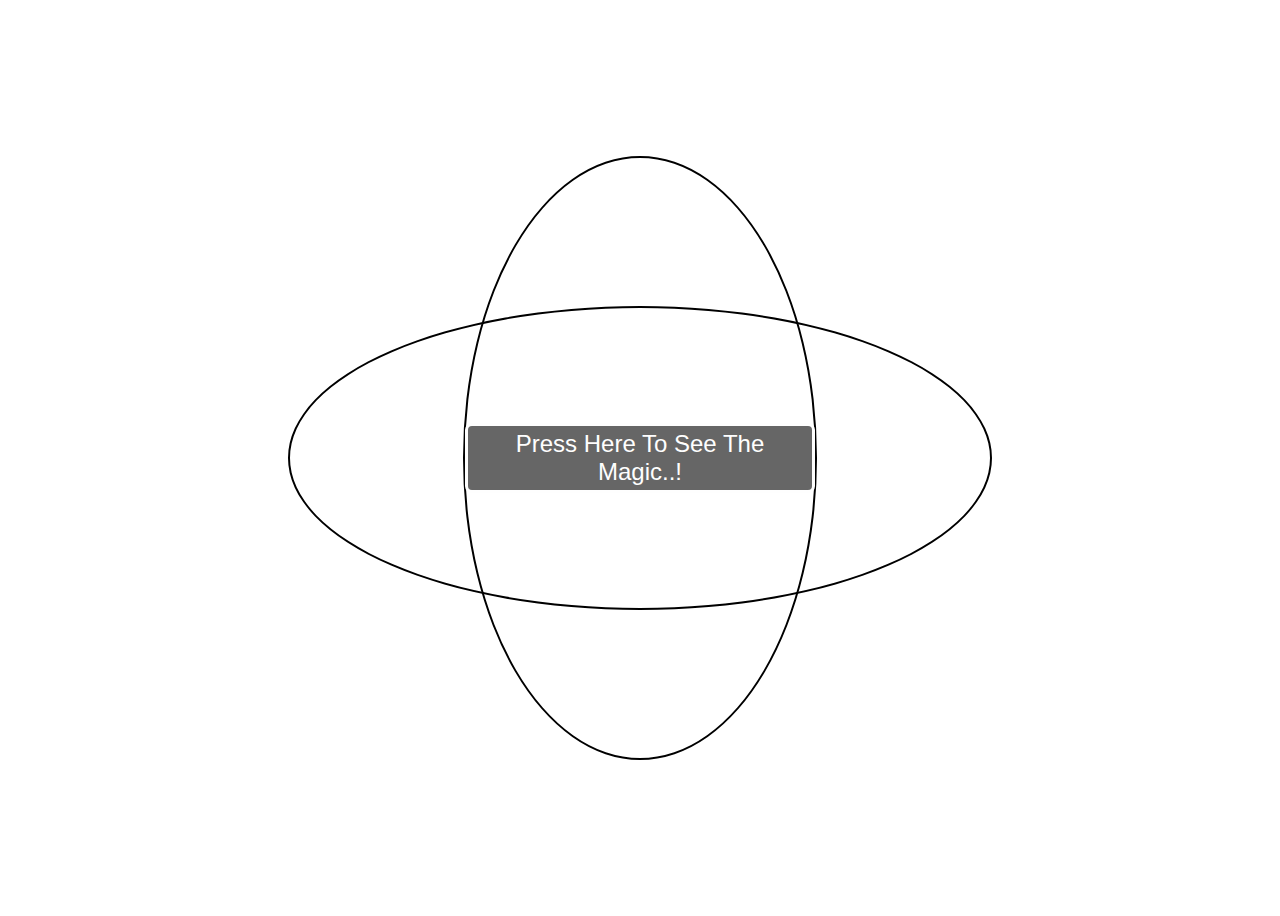
<file: background/index.html>
<!DOCTYPE html>
<html>
<head>
	<meta charset="utf-8">
	<meta name="viewport" content="width=device-width, initial-scale=1.0">
	<meta http-equiv="X-UA-Compatible" content="ie=edge">
	<link rel="stylesheet" type="text/css" href="style.css">
	<title>Project 1</title> 
</head>

<body>


	<div class="box">
		<div class="boxx">
			<button type="button" class="colorBtn">
			Press here to see the magic..!
			</button>
		</div>
	</div>











<script src="script.js"></script>
</body>





</html>
</file>
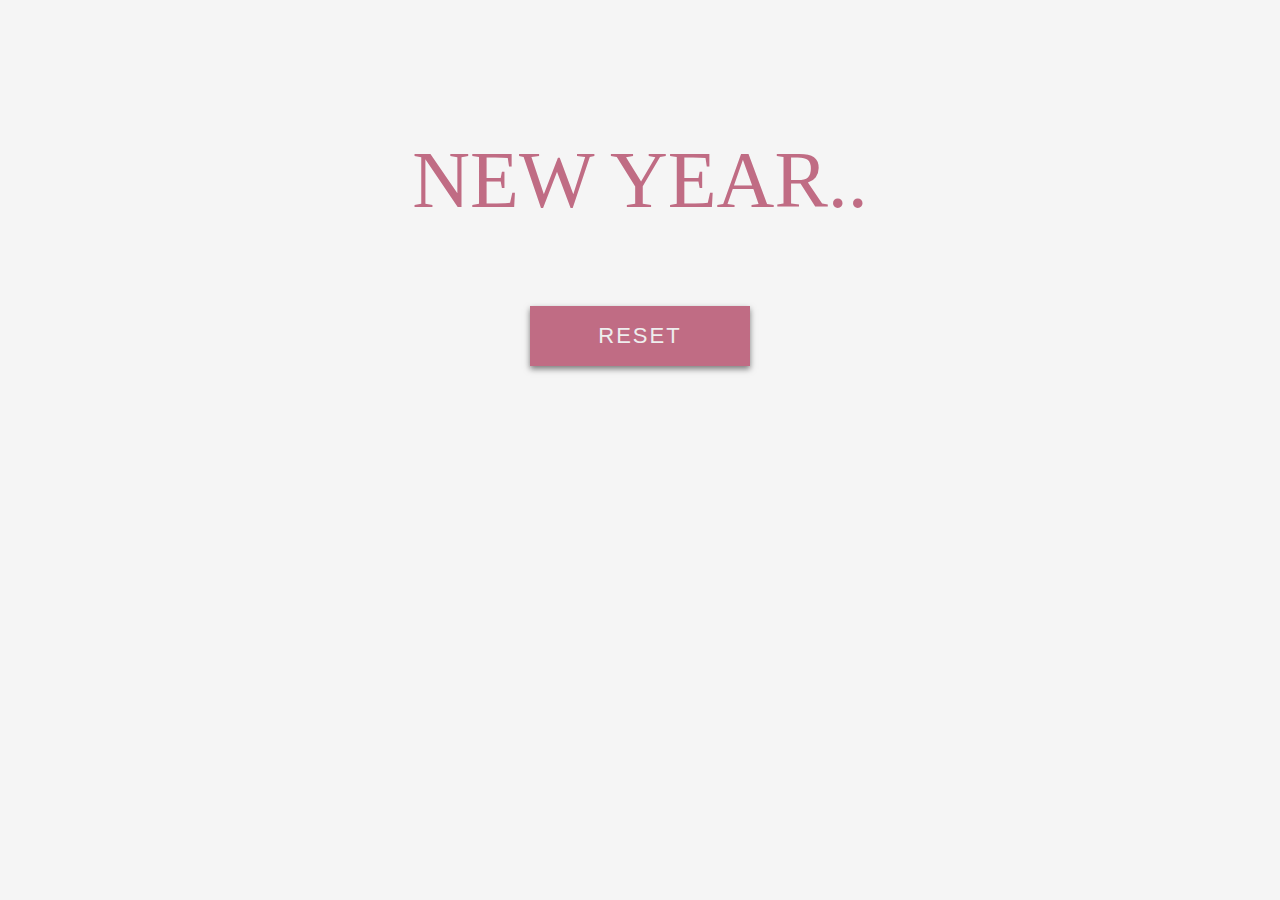
<file: countdown/index.html>
<!DOCTYPE html>
<html lang="en">
<head>
	<meta charset="UTF-8">
	<meta name="viewport" content="width=device-width, initial-scale=1.0">
	<link rel="stylesheet" type="text/css" href="style.css">
	<title>Countdown</title>
</head>
<body>	
	<div class="container">
		<div class="countdown-wrapper">
			<h1>New Year..</h1>
			<div class="countdown">
			</div>
			<button class='reset'>Reset</button>
		</div>
	</div>











	<script src="script.js"></script>
</body>
</html>
</file>
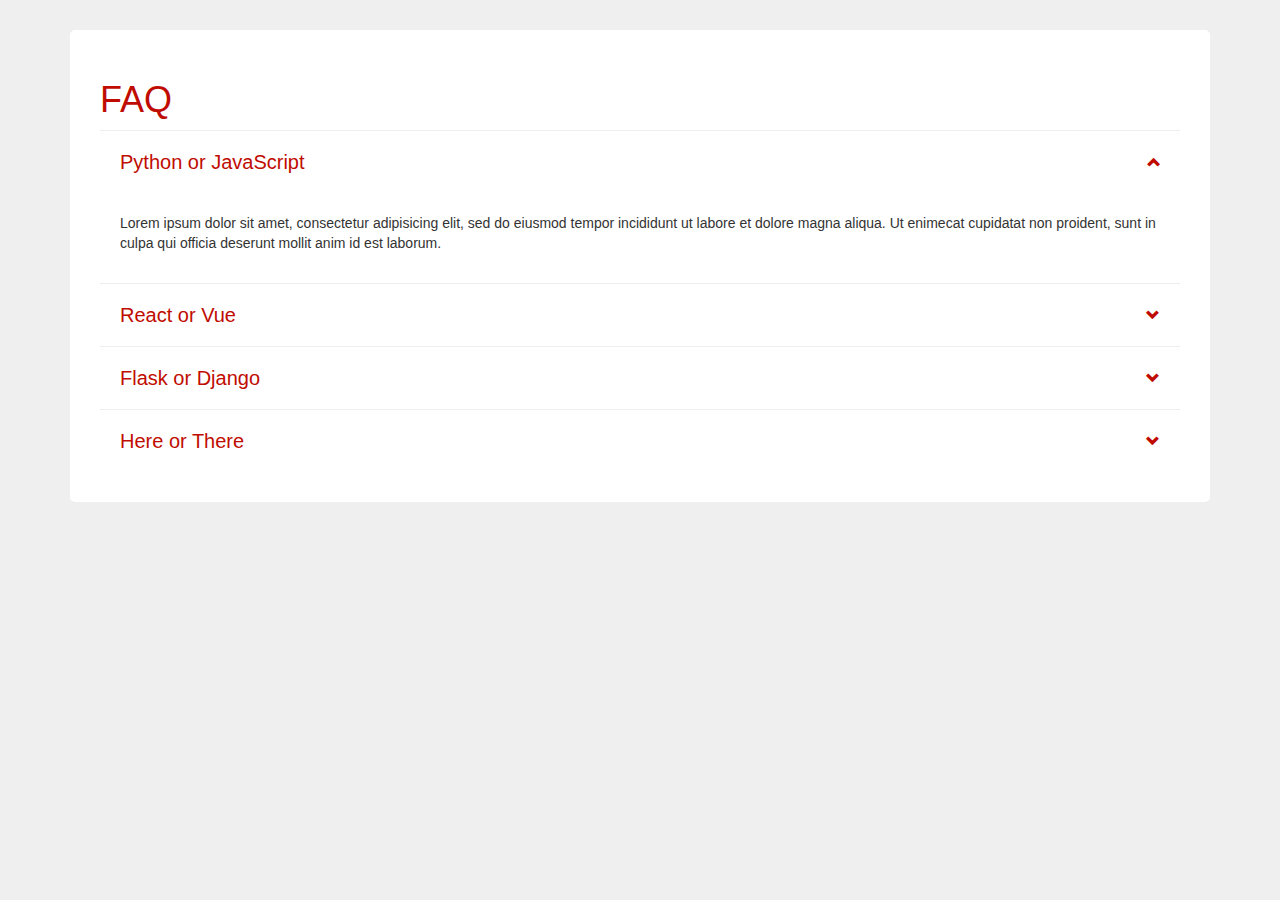
<file: faq/index.html>
<!DOCTYPE html>
<html lang="en">
<head>
	<meta charset="UTF-8">
	<meta name="viewport" content="width=device-width, initial-scale=1.0">
	<link rel="stylesheet" href="https://maxcdn.bootstrapcdn.com/bootstrap/3.3.7/css/bootstrap.min.css">
	<title>FAQ</title>
	<style>
		body, .jumbotron{ padding: 30px; }
		body {
			background: #efefef;
		}
		html{
			overflow-y: scroll; 
		}
		.faq{
			color: #c00c00;
		}
		ul{
			margin-bottom: 0;
		}
		.accordion{
			background: #fff;
			border-radius: 5px;
			padding: 30px;
		}

		.question{
			border-top: 1px solid #eee;
			padding: 20px;
			cursor: pointer;
			position: relative;
		}
		.question h2{
			font-size: 20px;
			margin: 0;
			color: #c00c00;
		}
		.question .glyphicon{
				position: absolute;
				right: 20px;
				top: 0;
				height: 100%;
				display: flex;
				align-items: center;
				color: #c00c00;
				transition: 1s cubic-bezier(0.175, 0.885,0.35,1.275) all;
		}

		.answer{
			max-height: 0;
			overflow:hidden;
			transition: 2s cubic-bezier(0.175, 0.885,0.35,1.275) all;
		}
		.answer p{
			padding: 20px;
		}
		.accordion li.open .glyphicon{
			transform: rotate(180deg);
		}
		.accordion li.open .answer{
			max-height: 150px;
		}





	</style>
</head>
<body>

	<div class="container">
		
	<div class="accordion">
		<h1 class='faq'>FAQ</h1>
		<ul class="list-unstyled">
			<li class='open'>
				<div class="question">
					<h2>Python or JavaScript</h2>
					<span class="glyphicon glyphicon-chevron-down icon"></span></div>
				<div class="answer">
						<p>Lorem ipsum dolor sit amet, consectetur adipisicing elit, sed do eiusmod
						tempor incididunt ut labore et dolore magna aliqua. Ut enimecat cupidatat non
						proident, sunt in culpa qui officia deserunt mollit anim id est laborum.</p>
				</div>
			</li>
			<li>
				<div class="question">
					<h2>React or Vue</h2>
					<span class="glyphicon glyphicon-chevron-down"></span></div>
				<div class="answer">
						<p>Lorem ipsum dolor sit amet, consectetur adipisicing elit, sed do eiusmod
						tempor incididunt ut labore et dolore magna aliqua. Ut enimecat cupidatat non
						proident, sunt in culpa qui officia deserunt mollit anim id est laborum.</p>
				</div>
			</li>
			<li>
				<div class="question">
					<h2>Flask or Django</h2>
					<span class="glyphicon glyphicon-chevron-down"></span></div>
				<div class="answer">
						<p>Lorem ipsum dolor sit amet, consectetur adipisicing elit, sed do eiusmod
						tempor incididunt ut labore et dolore magna aliqua. Ut enimecat cupidatat non
						proident, sunt in culpa qui officia deserunt mollit anim id est laborum.</p>
				</div>
			</li>
			<li>
				<div class="question">
					<h2>Here or There</h2>
					<span class="glyphicon glyphicon-chevron-down"></span></div>
				<div class="answer">
						<p>Lorem ipsum dolor sit amet, consectetur adipisicing elit, sed do eiusmod
						tempor incididunt ut labore et dolore magna aliqua. Ut enimecat cupidatat non
						proident, sunt in culpa qui officia deserunt mollit anim id est laborum.</p>
				</div>
			</li>
		</ul>
	</div>

<script>
	const accordion = document.querySelector(".accordion");
	const items = accordion.querySelectorAll('li');
	const questions = accordion.querySelectorAll('.question');

	function toggleAccordion(){
		const thisItem = this.parentNode;

		items.forEach(item =>{
			if(thisItem == item){
				thisItem.classList.toggle('open');
				return;

			}
			// item.classList.remove('open');
		});
		
}

questions.forEach(question => question.addEventListener('click', toggleAccordion))







</script>
	
</body>
</html>
</file>
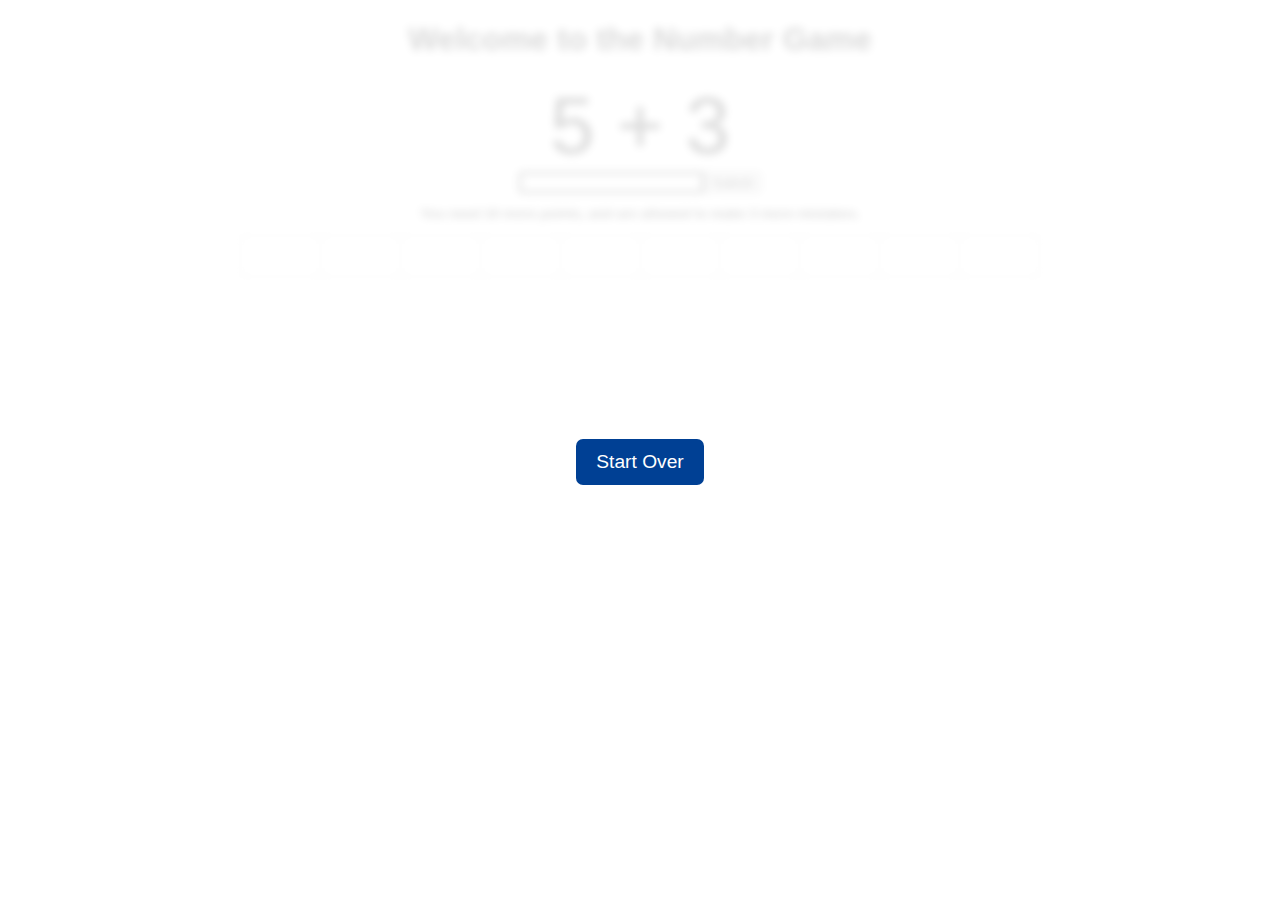
<file: Game/index.html>
<!DOCTYPE html>
<html lang="en">
<head>
	<meta charset="UTF-8">
	<meta name="viewport" content="width=device-width, initial-scale=1.0">
	<link rel="stylesheet" href="style.css">
	<title>Number game</title>
</head>
<body class="overlay-is-open">
	

	<div class="main-ui container">
		<h1 class='heading'>Welcome to the Number Game</h1>
			  <p class="problem"></p>

			  <form action="" class="our-form">
			    <input type="text" class="our-field" autocomplete="off">
			    <button>Submit</button>
			  </form>

			  <h3 class="status">You need <span class="points-needed">10</span> more points, and are allowed to make <span class="mistakes-allowed">3</span> more mistakes.</h3>

				  <div class="progress">
				    <div class="boxes">
				      <div class="box"></div>
				      <div class="box"></div>
				      <div class="box"></div>
				      <div class="box"></div>
				      <div class="box"></div>
				      <div class="box"></div>
				      <div class="box"></div>
				      <div class="box"></div>
				      <div class="box"></div>
				      <div class="box"></div>
				    </div>
				    <div class="progress-inner"></div>
				  </div>

				</div>

			<div class="overlay">
			  <div class="overlay-inner">
			    <p class="end-message"></p>
			    <button class="reset-button">Start Over</button>
			  </div>
</div>














	<script src="main.js"  type="text/javascript"></script>
</body>
</html>
</file>
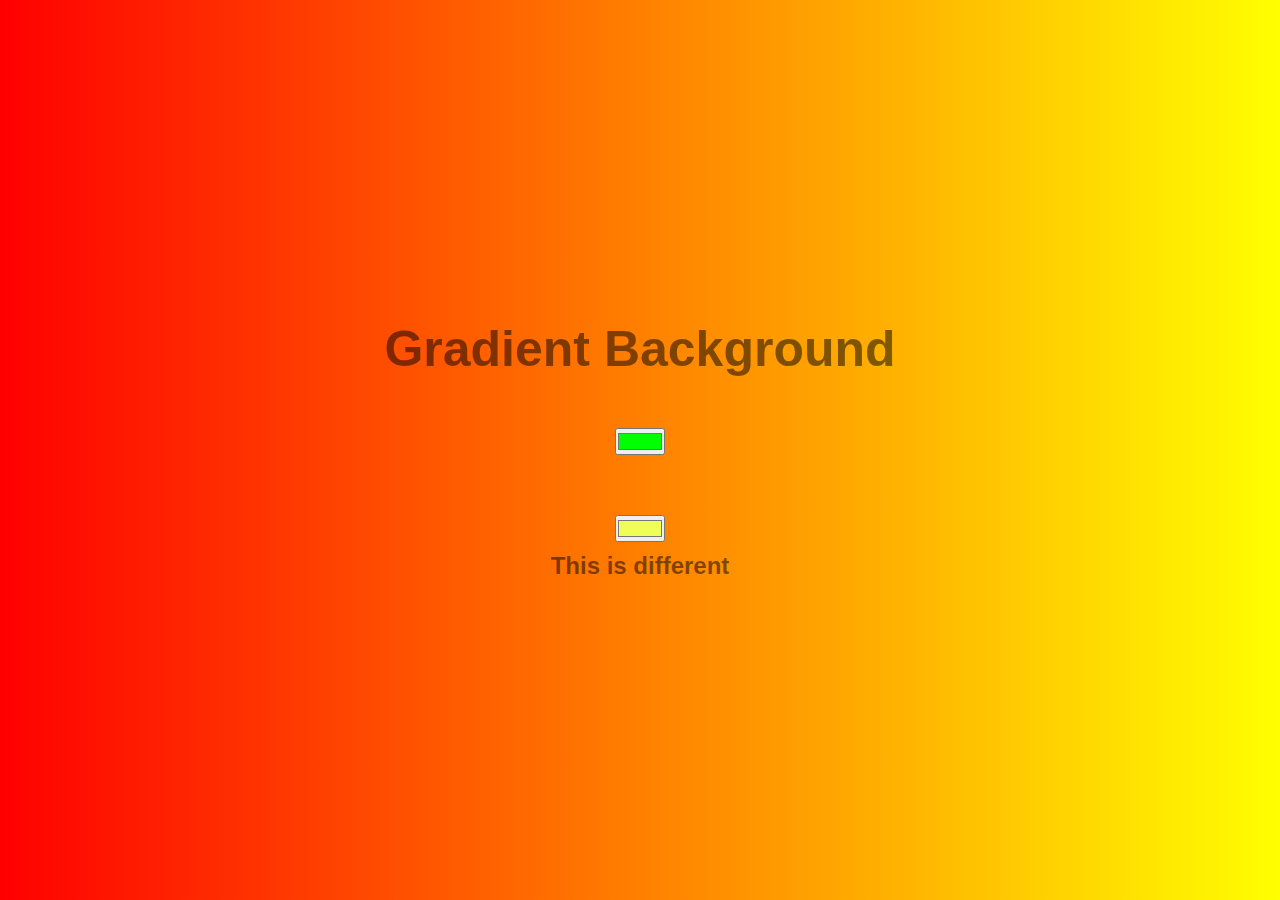
<file: Gradient-background/index.html>
<!DOCTYPE html>
<html lang="en">

<head>
    <meta charset="UTF-8">
    <meta name="viewport" content="width=device-width, initial-scale=1.0">
    <meta http-equiv="X-UA-Compatible" content="ie=edge">
    <link rel="stylesheet" href="style.css">
    <title> Grediant Background </title>
</head>

<body class="color-change">
    <h1>Gradient Background</h1>

    <input class="color1 input" type="color" name="color1" value="#00ff00">
    <input class="color2 input" type="color" name="color2" value="#f0ff55">

    <h2>This is different</h2>
    <h3></h3>

    <script src="script.js"></script>
</body>

</html>
</file>
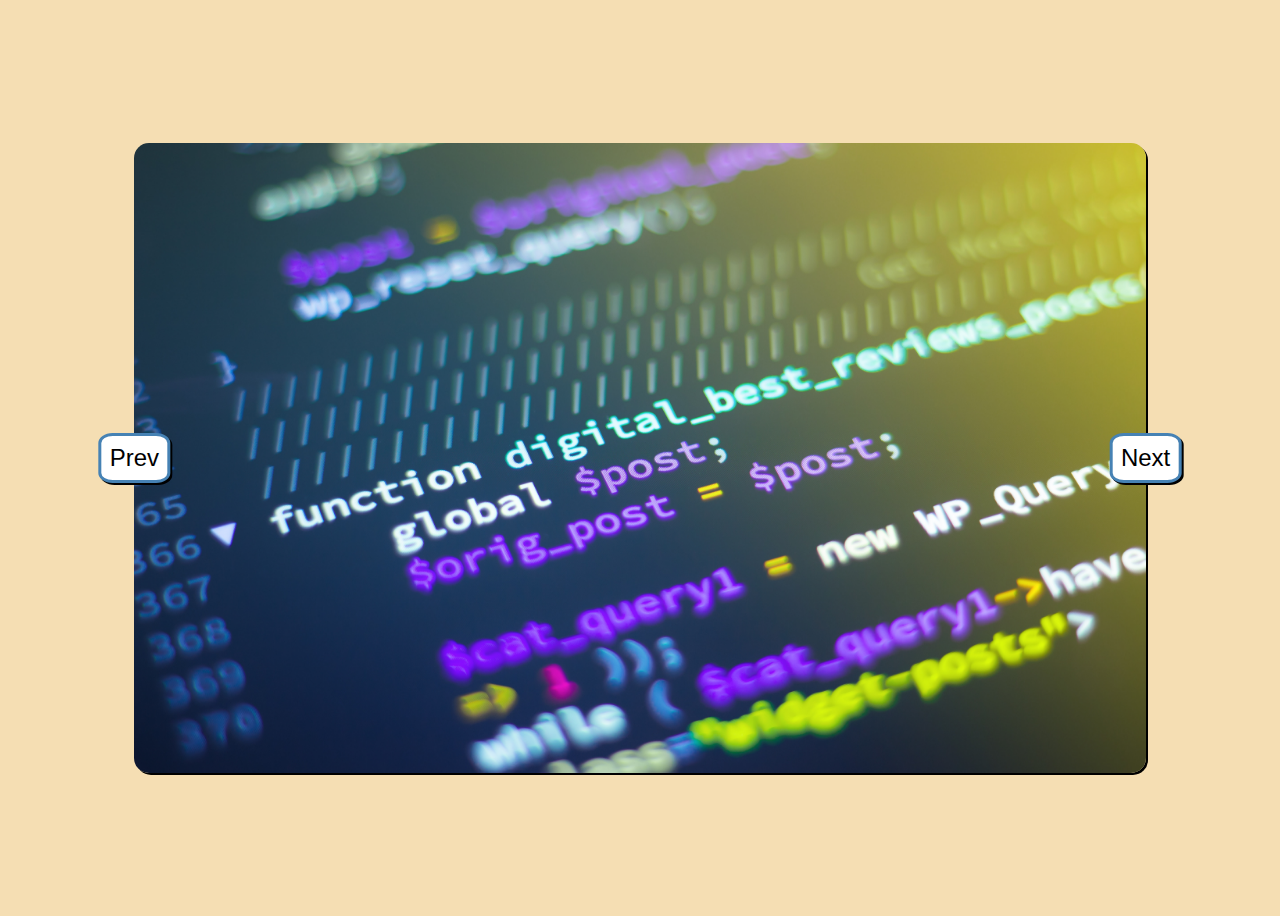
<file: Image Slider/index.html>
<!DOCTYPE html>
<html lang="en">

<head>
    <meta charset="UTF-8">
    <meta name="viewport" content="width=device-width, initial-scale=1.0">
    <meta http-equiv="X-UA-Compatible" content="ie=edge">
    <link rel="stylesheet" href="style.css">
    <title>Image Slider</title>
</head>

<body>
    <div class="images">

        <button type="button" class="btn prevBtn">Prev</button>
        <button type="button" class="btn nextBtn">Next</button>
    </div>



    <script src="script.js"></script>
</body>

</html>
</file>
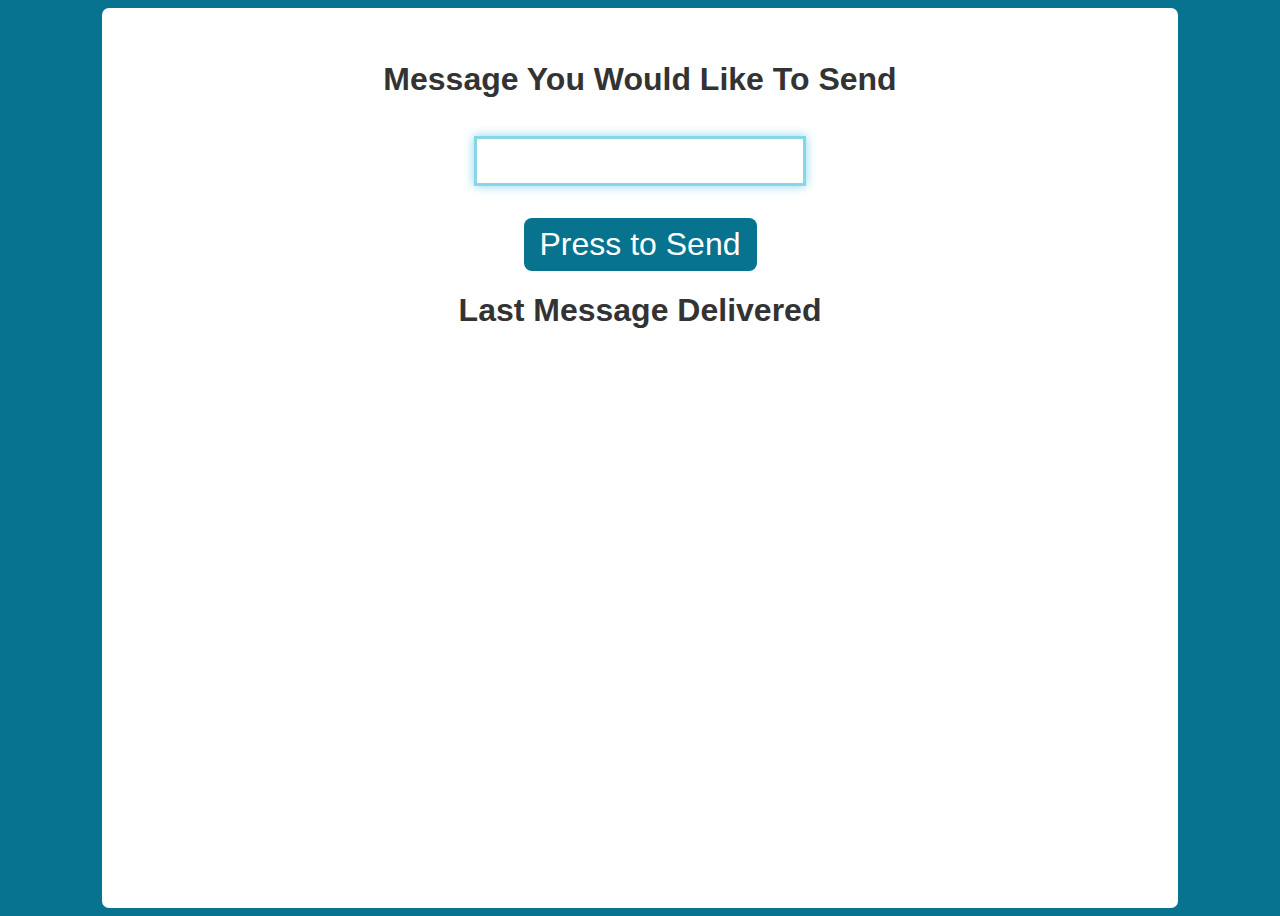
<file: Message App/index.html>
<!DOCTYPE html>
<html lang="en"> 

<head>
    <meta charset="UTF-8">
    <meta name="viewport" content="width=device-width, initial-scale=1.0">
    <meta http-equiv="X-UA-Compatible" content="ie=edge">
    <link rel="stylesheet" href="style.css">
    <title>Project 4</title>
</head>

<body>
    <div class="container">
        <h1>Message you would like to send</h1>
        <input type="text" name="messageIn" id="messageIn">
        <button type="button" id="sendBtn">
            Press to Send
        </button>
        <h1>Last message delivered</h1>
        <h1 id="messageOut"></h1>
    </div>






















    <script src="script.js"> </script>
</body>

</html>
</file>
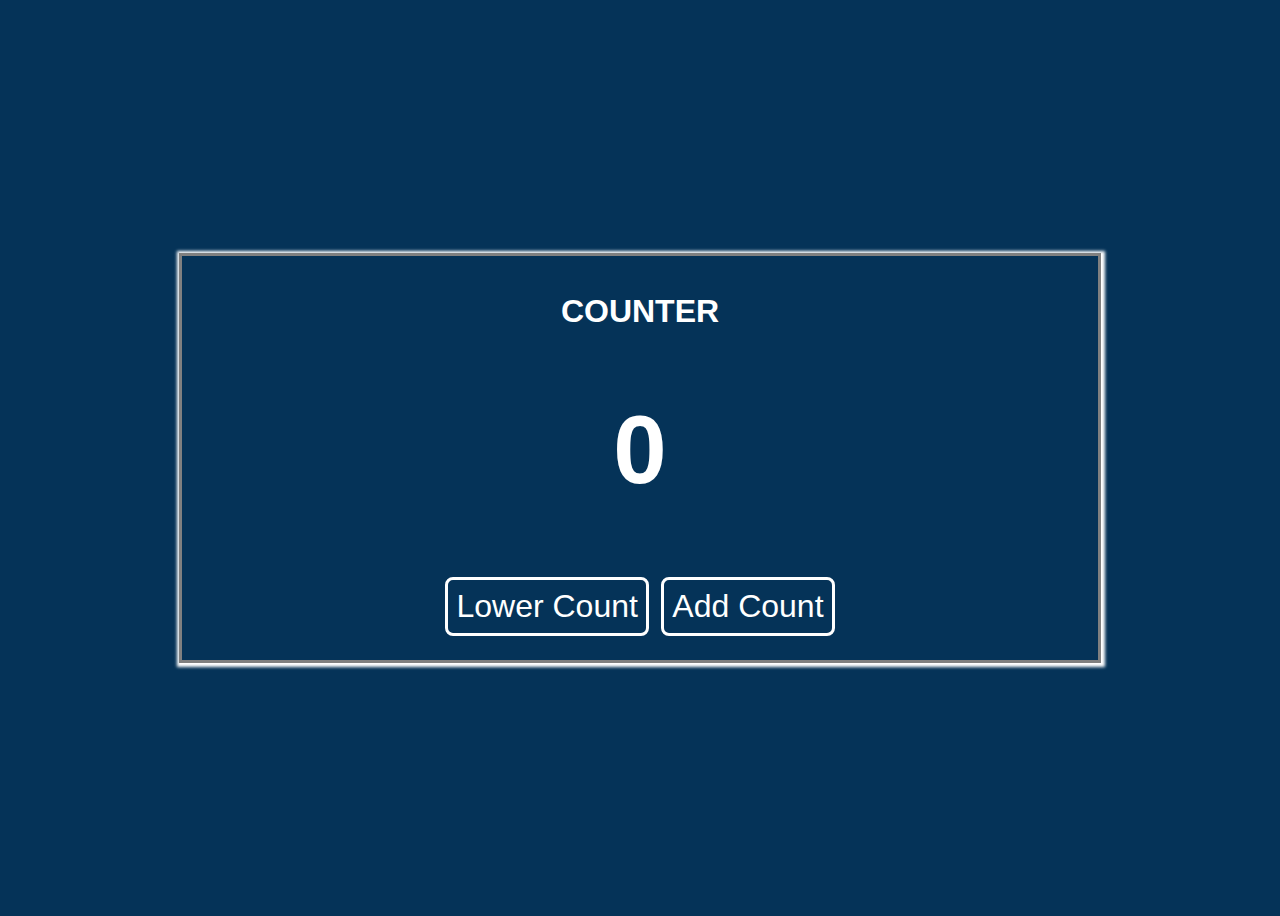
<file: Number counter/index.html>
<!DOCTYPE html>
<html lang="en">

<head>
    <meta charset="UTF-8">
    <meta name="viewport" content="width=device-width, initial-scale=1.0">
    <meta http-equiv="X-UA-Compatible" content="ie=edge">
    <link rel="stylesheet" href="style.css">
    <title>Project 5</title>
</head>

<body>

    <div class="counter-box">
        <h1>Counter</h1>
        <h1 class="counter">0</h1>
        <div id="btns">
            <button type="button" class="btn" id="lowerCountBtn">Lower Count</button>

            <button type="button" class="btn" id="addCountBtn">Add Count</button>
        </div>
    </div>












    <script src="script.js"></script>
</body>

</html>
</file>
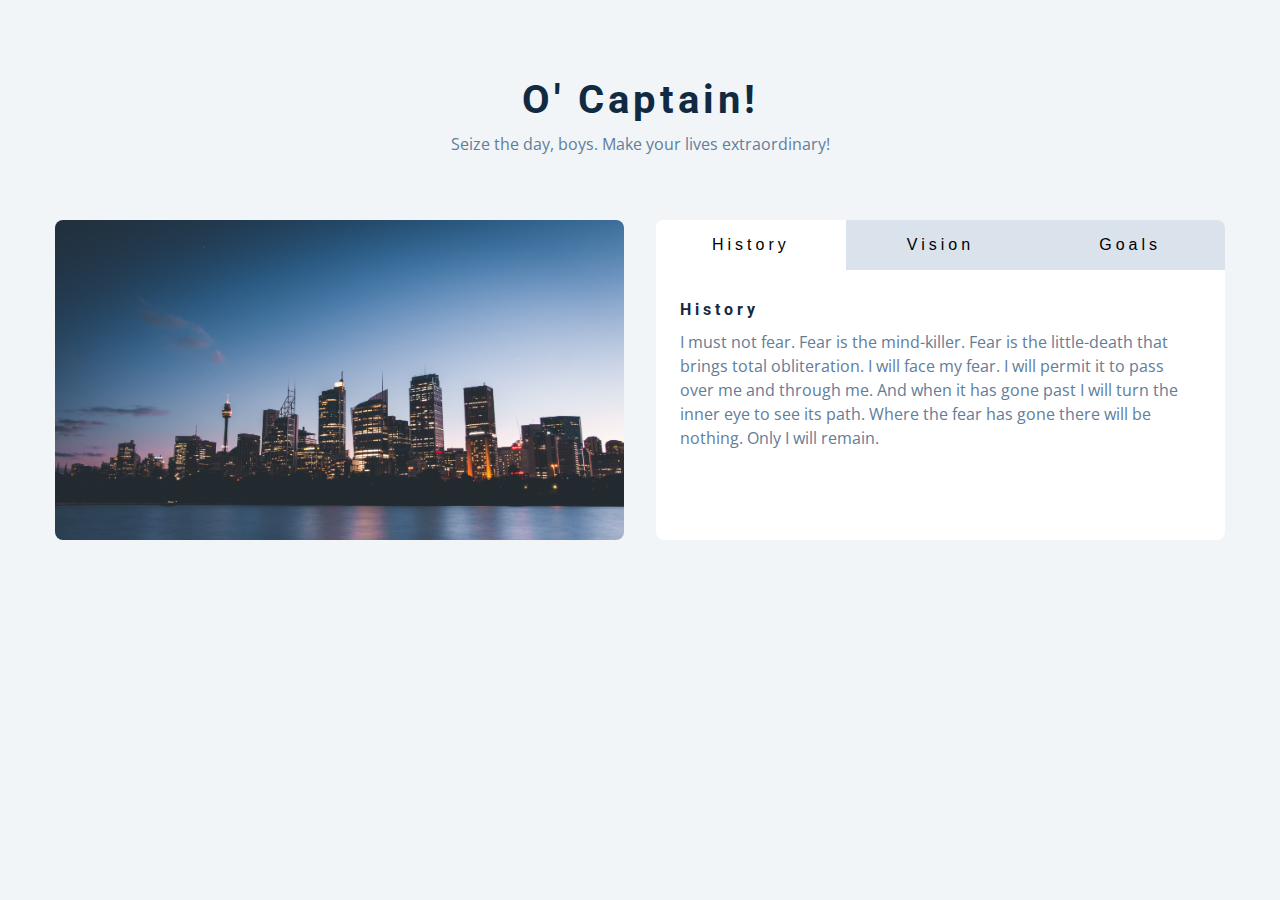
<file: Tab-Cards/index.html>
<!DOCTYPE html>
<html lang="en">

<head>
    <meta charset="UTF-8" />
    <meta name="viewport" content="width=device-width, initial-scale=1.0" />
    <title>Tabs</title>

    <!-- styles -->
    <link rel="stylesheet" href="style.css" />
</head>

<body>
    <section class="section">
        <div class="title">
            <h2>O' Captain!</h2>
            <p>
                Seize the day, boys. Make your lives extraordinary!
            </p>
        </div>

        <div class="about-center section-center">
            <article class="about-img">
                <img src="./images/hero.jpg" alt="" />
            </article>
            <article class="about">
                <!-- btn container -->
                <div class="btn-container">
                    <button class="tab-btn active" data-id="history">history</button>
                    <button class="tab-btn" data-id="vision">vision</button>
                    <button class="tab-btn" data-id="goals">goals</button>
                </div>
                <div class="about-content">
                    <!-- single item -->
                    <div class="content active" id="history">
                        <h4>history</h4>
                        <p>
                            I must not fear. Fear is the mind-killer. Fear is the little-death that brings total obliteration. I will face my fear. I will permit it to pass over me and through me. And when it has gone past I will turn the inner eye to see its path. Where the fear has gone there will be nothing. Only I will remain.

                        </p>
                    </div>
                    <!-- end of single item -->
                    <!-- single item -->
                    <div class="content" id="vision">
                        <h4>vision</h4>
                        <p>
                            I don’t have any problem understanding why people flunk out of college or quit their jobs or cheat on each other or break the law or spray-paint walls. A little bit outside of things is where some people feel each other. We do it to replace the frame of family. We do it to erase and remake our origins in their own images. To say, I too was here.
                        </p>
                        <ul>
                            <li>Encourage</li>
                            <li>Empower</li>
                            <li>Enhance</li>
                        </ul>
                    </div>
                    <!-- end of single item -->
                    <!-- single item -->
                    <div class="content" id="goals">
                        <h4>goals</h4>
                        <p>
                            If you're going to try, go all the way. Otherwise, don't even start. This could mean losing girlfriends, wives, relatives and maybe even your mind. It could mean not eating for three or four days. It could mean freezing on a park bench. It could mean jail. It could mean derision. It could mean mockery--isolation. Isolation is the gift. All the others are a test of your endurance, of how much you really want to do it. And, you'll do it, despite rejection and the worst odds. And it will be better than anything else you can imagine. 
                        </p>
                    </div>
                    <!-- end of single item -->
                </div>
            </article>
        </div>
    </section>
    <!-- javascript -->
    <script src="script.js"></script>
</body>

</html>
</file>
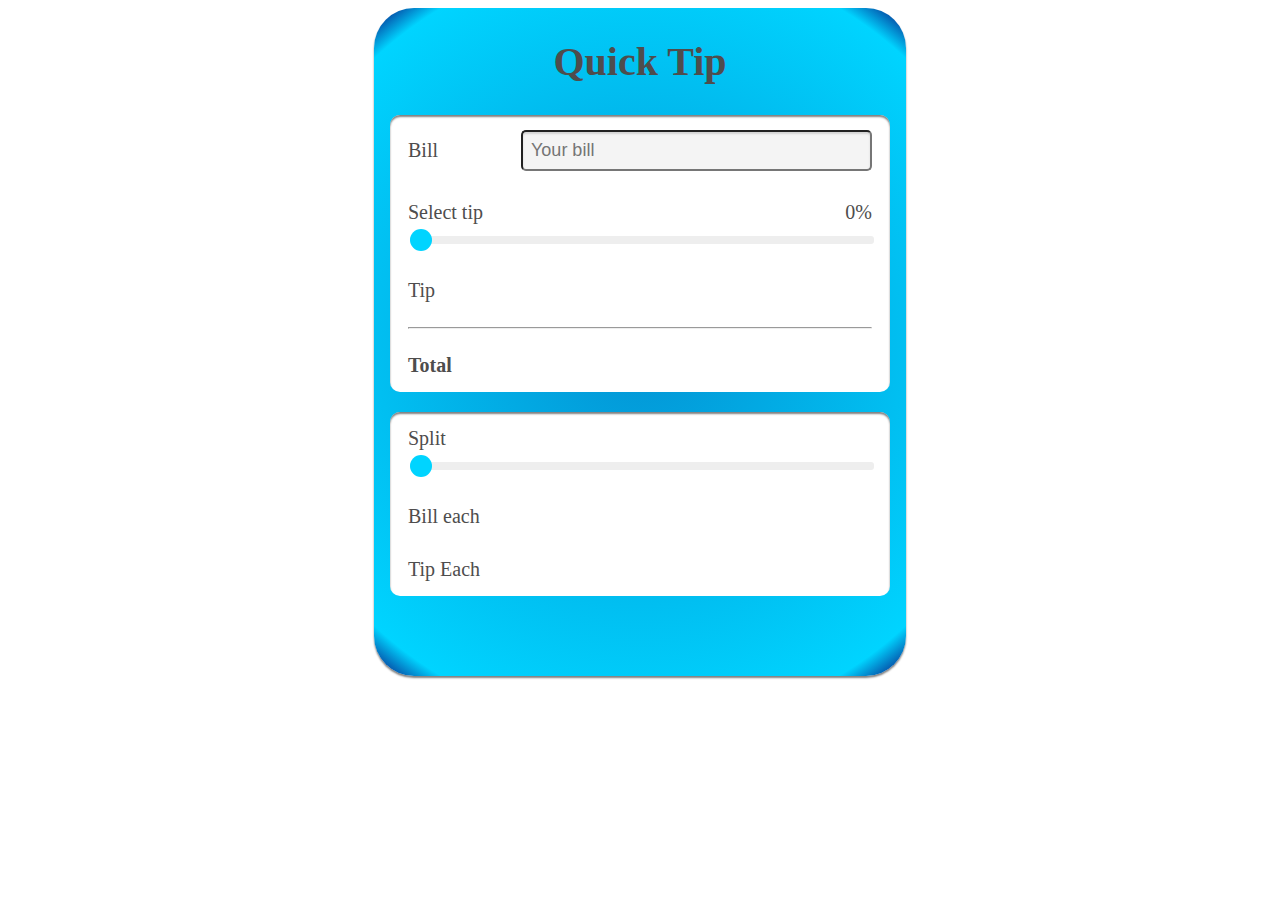
<file: Tip Calc/index.html>
<!DOCTYPE html>
<html lang="en">
<head>
	<meta charset="UTF-8">
	<link rel="stylesheet" href="style.css">
	<title>Tip Calc</title>
</head>
<body>
		<main id="container">
			<h1>Quick Tip</h1>
			<section>
				<div class='bill'>
					<label for="yourbill">Bill</label>
					<input type="number" placeholder="Your bill" id="yourbill" >			
				</div>
				<div>
					<div class='space-between'>
					<label for="tipInput">Select tip</label>
					<span id='tipPercent'>0%</span>
				</div>
				<input type="range" value="0" id="tipInput" class="range">
				</div>
				<div class='space-between'>
					<span>Tip</span>
					<span id="tipValue"></span>
				</div> <hr>
				<div class='space-between total'>
					<span>Total</span>
					<span id="totalWithTip"></span>
				</div>

			</section>
			<section>
				<div>
					<div class='space-between'>
						<label for="splitInput">Split</label>
						<span id="splitValue"></span>
					</div>
					<input type="range" min="1" max="10" value="1" id="splitInput" class="range">
				</div>
				<div class='space-between'>
					<span>Bill each</span>
					<span id="billEach"></span>
				</div>
				<div class='space-between'>
					<span>Tip Each</span>
					<span id="tipEach"></span>
				</div>
			</section>
		</main>
		<script src="script.js"></script>
</body>
</html>
</file>
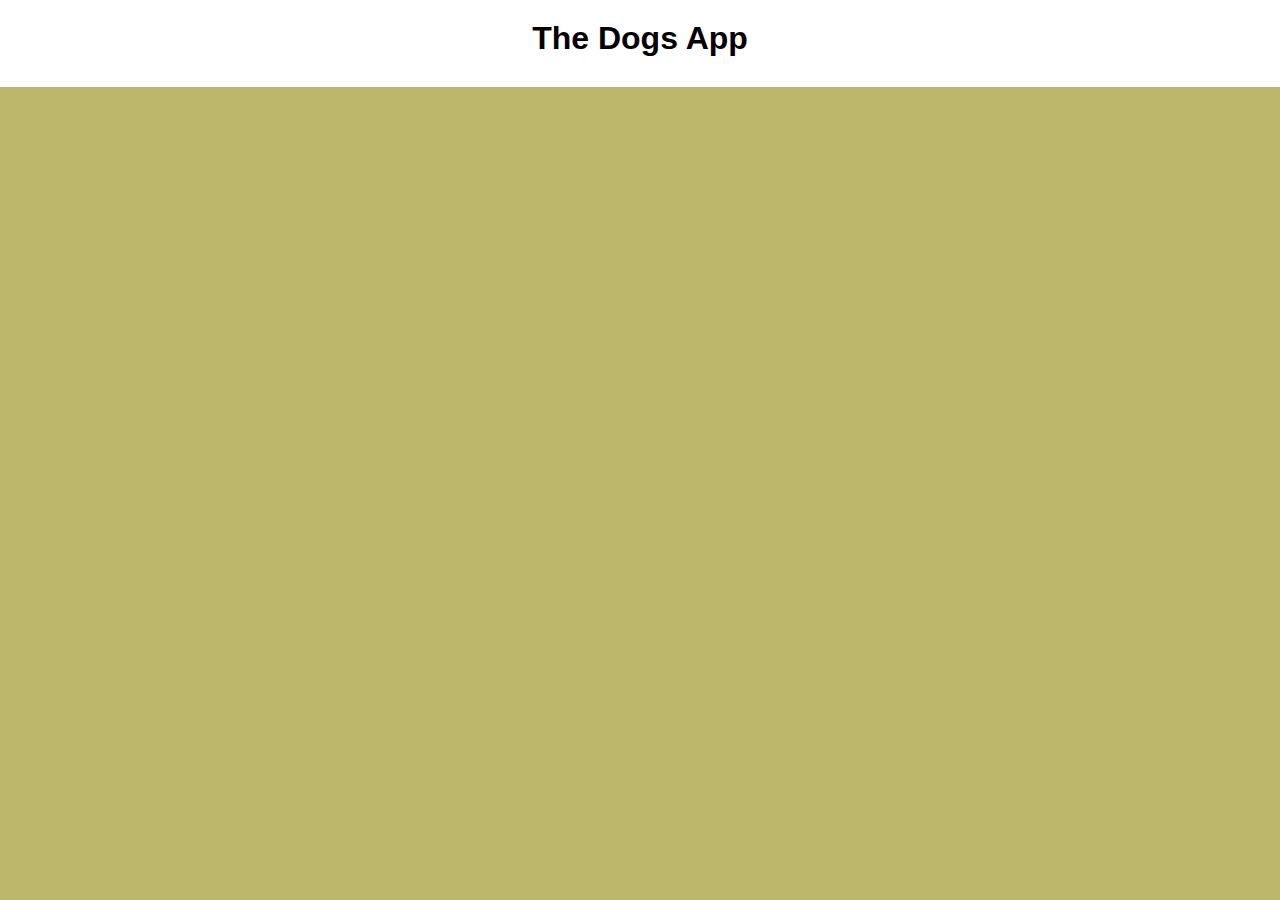
<file: Dogs/home.html>
<!DOCTYPE html>
<html lang="en">
<head>
	<meta charset="UTF-8">
	<meta name="viewport" content="width=device-width, initial-scale=1.0">
	<link rel="stylesheet" href="main.css">
	<title>Dogs API App</title>
</head>
	<div class="app">
  		
  		<div class="header">
   			<h1>The Dogs App</h1>
    		<div id="breed"></div>
  		</div>
		<div class="slideshow" id="slideshow">

		</div>

	</div>






<body>
	

<script src='main.js'></script>
</body>
</html>
</file>
<file: background/style.css>
/*//make it in center*/
body{
	min-height: 100vh;   
	display: flex;
	justify-content: center;
	align-items:  center;
} 

.colorBtn{
	padding: 0.25rem 0.5rem;
	border: 3px solid #fefefe;
	border-radius: 7px;
	color:#fefefe;
	background: rgba(0,0,0,0.6);
	font-size: 1.5rem;
	text-transform: capitalize;
	cursor: pointer;
	outline: none;
}

.colorBtn:hover{
	background: rgb(0,0,0);
	font-weight: bolder;
}

.box{
	display: flex;
	justify-content: center;
	align-items:  center;
	width: 700px;
	height: 300px;
	border:2px solid black;
	border-radius: 50%;
}

.boxx{
	display: flex;
	justify-content: center;
	align-items:  center;
	width: 350px;
	height: 600px;
	border:2px solid black;
	border-radius: 50%;
}
</file>
<file: countdown/style.css>
*{
	margin: 0;
	padding: 0;
	box-sizing: border-box;
}

html{
	font-size: 62.5%;
}


.container{
	width: 100%;
	height: 100vh;
	background: #F5F5F5;
}

.countdown-wrapper{
	width: 100%;
	position: absolute;
	top: 15%;
	text-align: center;
	color: #ddd;
}
.countdown-wrapper h1{
	color: #C06C84;
	font-size: 8rem;
	font-weight: 400;
	text-transform: uppercase;
	margin-bottom: 8rem;
	text-shadow: 0 0.5rem 0.8rem rbga(0,0.0,0.5);
}

.countdown{
	display: flex;
	justify-content: center;
}

.countdown div{
	width: 13rem;
	height: 13rem;
	background: linear-gradient(to bottom, #355C7D 1%, #6C5B7B 91%, #C06C84 100%);
	margin: 0 4rem 12rem 4rem;
	font-size: 8rem;
	display: flex;
	justify-content: center;
	align-items: center;
	box-shadow: 0 0.8rem 2.5rem rgba(0,0,0,0.5);
	position: relative;
}

.countdown div::before{
	content: "";
	position: absolute;
	width: 100%;
	height: 0.24rem;
	background-color: #17181b;
}


.countdown div::after{
	content: attr(data-content);
	font-size: 2.2rem;
	font-weight: 400;
	position: absolute;
	bottom: -6rem;
	color: 	#989898;
}


.reset{
	width: 22rem;
	height: 6rem;
	border: none;
	background-color: #C06C84;
	font-size: 2.2rem;
	font-weight: 400;
	letter-spacing: 0.2rem;
	text-transform: uppercase;
	color: #eee;
	text-shadow: 0.3rem .5rem rebs(0,0,0,0.5);
	box-shadow: 0 0.3rem 0.6rem rgba(0,0,0,0.5);
	outline: none;
}
</file>
<file: Game/style.css>
body {
  font-family: 'Source Sans Pro', sans-serif;
  margin: 0;
  color: #333;
}

.heading{
	text-align: center;
}
.container{
}

.main-ui {
  max-width: 800px;
  margin: 0 auto;
}

.our-form {
  display: flex;
  justify-content: center;
}

.status {
  text-align: center;
  font-size: .85rem;
}

.boxes {
  display: flex;
  width: 100%;
}

.progress {
  border: 1px solid #c7c7c7;
  border-right: none;
  position: relative;
}

.progress-inner {
  position: absolute;
  top: 0;
  bottom: 0;
  width: 100%;
  background-color: #7ecc00;
  opacity: .57;
  transform: scaleX(0);
  transform-origin: center left;
  transition: transform .4s ease-out;
}

.box {
  height: 40px;
  border-right: 1px solid #c7c7c7;
  flex: 1;
}

.overlay {
  position: fixed;
  top: 0;
  bottom: 0;
  left: 0;
  right: 0;
  background-color: rgba(255, 255, 255, .82);
  display: flex;
  justify-content: center;
  align-items: center;
  opacity: 0;
  visibility: hidden;
  transition: all .33s ease-out;
  transform: scale(1.2);
}

.overlay-inner {
  text-align: center;
  max-width: 700px;
}

body.overlay-is-open .overlay,
.overlay--visible {
  opacity: 1;
  visibility: visible;
  transform: scale(1);
}

body.overlay-is-open .main-ui,
.blurred {
  filter: blur(4px);
}

@keyframes showError {
  50% {
    color: red;
    transform: scale(1.2);
  }

  100% {
    color: #333;
    transform: scale(1);
  }
}

.animate-wrong {
  animation: .45s showError;
}

.problem {
  font-size: 5rem;
  margin: 0;
  text-align: center;
}

.end-message {
  font-size: 1.5rem;
  margin-top: 0;
}

.reset-button {
  font-size: 1.2rem;
  background-color: #004094;
  border: none;
  color: #FFF;
  border-radius: 7px;
  padding: 12px 20px;
  display: inline-block;
  outline: none;
  cursor: pointer;
}

.reset-button:hover {
  background-color: #00367e;
}

.reset-button:focus {
  background-color: #00275a;
}
</file>
<file: Gradient-background/style.css>
*{
    margin: 0;
    padding: 0;
    box-sizing: border-box;
    font-family: -apple-system, sans-serif;
    color: rgba(0,0,0,.5)
}
html{
    background: white;
}
h1{
    font-size: 50px;
}
h3{
    font-size: 30px;
}
.color-change{
    display: flex;
    flex-direction: column;
    justify-content: center;
    align-items: center;
    text-align: center;
    height: 100vh;
    margin: 10px;
    margin: 0;
    /* border: 5px solid; */
    background: linear-gradient(to right, rgb(255, 0, 0), rgb(255, 255, 0));
}
input{
    margin-top: 50px;
    margin-bottom: 10px;


}
</file>
<file: Image Slider/style.css>
body{
    min-height: 100vh;
    display: flex;
    align-items: center;
    justify-content: center;
    background: wheat;
}

.images{
    background: yellow;
    flex: 0 0 80%;
    min-height: 70vh;
    background: url("images/bcg-0.jpg") center/cover no-repeat;
    border-radius: 15px;
    box-shadow: 2px 2px black;
    position: relative;
}

.btn{
    display: inline-block;
    background: white;
    color: black;
    border: 3px solid steelblue;
    font-size: 1.5rem;
    padding: 0.5rem;
    border-radius: 20%;
    box-shadow: 2px 2px black;
    outline: none;
}
.prevBtn{
    position: absolute;
    top: 50%;
    left: 0;
    transform: translate(-50%, -50%)
}
.nextBtn{
    position: absolute;
    top: 50%;
    right: 0;
    transform: translate(50%, -50%)
}
.btn:active{
    background: grey;
    box-shadow: 1px 1px grey;
}
.btn:hover{
    background: steelblue;
    color: #fff;
}
</file>
<file: Message App/style.css>
body{
    min-height: 100vh;
    display: flex;
    align-content: center;
    justify-content: center;
    background: #07738f;
    color: #333;
    font-family: -apple-system, BlinkMacSystemFont, 'Segoe UI', Roboto, Oxygen, Ubuntu, Cantarell, 'Open Sans', 'Helvetica Neue', sans-serif;
    font-weight: 500;
    text-transform: capitalize;
}
.container{
    text-align: center;
    padding: 2rem;
    border-radius: 7px;
    background: #fff;
    flex: 0 0 80%;
}

button{
    display: block;
    font-size: 2rem;
    margin:  1rem auto;
    padding: 0.5rem 1rem;
    color: #fff;
    background: #07738f;
    border-radius: 8px;
    border: none;
}

button:hover{
    opacity: 0.8;
    cursor: pointer;
}
input[type=text]{
    padding: 0.5rem;
    margin: 1rem;
    border-radius: 5ps;
    font-size:1.5rem;
    border: 3px solid #88d5e9;
    outline: none;
}
input[type=text]{
    box-shadow: 0 0 10px #88d5e9;
}
#messageOut{
    margin: 0.5rem 0;
    color: #07738f;
}
</file>
<file: Number counter/style.css>
body{
    min-height: 100vh;
    display: flex;
    align-items: center;
    justify-content: center;
    background: rgb(5, 51, 88);
    color: #fff;
    font-family: Arial, Helvetica, sans-serif;
    text-transform: uppercase;
}

.counter-box{
    flex:0 70%;
    text-align: center;
    border: 3px solid grey;
    padding: 1rem;
    font-weight: bold;
    box-shadow: 1px 1px 3px 3px #fff;
}

.counter{
    font-size: 6rem;
}

.btn{
    color: #fff;
    background: rgb(5, 51, 88);
    border-radius: 8px;
    font-size: 2rem;
    padding: 0.5rem;
    margin: 0.5rem 0.25rem;
    border: 3px solid;;
}

.btn:hover{
    font-weight: bold;
    background: #4caf50;
}
.btn:active{
    box-shadow: none;
}
</file>
<file: Tab-Cards/style.css>
@import url("https://fonts.googleapis.com/css?family=Open+Sans|Roboto:400,700&display=swap");


:root {
    /* dark shades of primary color*/
    --clr-primary-1: hsl(205, 86%, 17%);
    --clr-primary-2: hsl(205, 77%, 27%);
    --clr-primary-3: hsl(205, 72%, 37%);
    --clr-primary-4: hsl(205, 63%, 48%);
    /* primary/main color */
    --clr-primary-5: #49a6e9;
    /* lighter shades of primary color */
    --clr-primary-6: hsl(205, 89%, 70%);
    --clr-primary-7: hsl(205, 90%, 76%);
    --clr-primary-8: hsl(205, 86%, 81%);
    --clr-primary-9: hsl(205, 90%, 88%);
    --clr-primary-10: hsl(205, 100%, 96%);
    /* darkest grey - used for headings */
    --clr-grey-1: hsl(209, 61%, 16%);
    --clr-grey-2: hsl(211, 39%, 23%);
    --clr-grey-3: hsl(209, 34%, 30%);
    --clr-grey-4: hsl(209, 28%, 39%);
    /* grey used for paragraphs */
    --clr-grey-5: hsl(210, 22%, 49%);
    --clr-grey-6: hsl(209, 23%, 60%);
    --clr-grey-7: hsl(211, 27%, 70%);
    --clr-grey-8: hsl(210, 31%, 80%);
    --clr-grey-9: hsl(212, 33%, 89%);
    --clr-grey-10: hsl(210, 36%, 96%);
    --clr-white: #fff;
    --clr-red-dark: hsl(360, 67%, 44%);
    --clr-red-light: hsl(360, 71%, 66%);
    --clr-green-dark: hsl(125, 67%, 44%);
    --clr-green-light: hsl(125, 71%, 66%);
    --clr-black: #222;
    --ff-primary: "Roboto", sans-serif;
    --ff-secondary: "Open Sans", sans-serif;
    --transition: all 0.3s linear;
    --spacing: 0.25rem;
    --radius: 0.5rem;
    --light-shadow: 0 5px 15px rgba(0, 0, 0, 0.1);
    --dark-shadow: 0 5px 15px rgba(0, 0, 0, 0.2);
    --max-width: 1170px;
    --fixed-width: 620px;
}

/*
Global Styles
*/

*,
::after,
::before {
    margin: 0;
    padding: 0;
    box-sizing: border-box;
}

body {
    font-family: var(--ff-secondary);
    background: var(--clr-grey-10);
    color: var(--clr-grey-1);
    line-height: 1.5;
    font-size: 0.875rem;
}

ul {
    list-style-type: none;
}

a {
    text-decoration: none;
}

img:not(.logo) {
    width: 100%;
}

img {
    display: block;
}

h1,
h2,
h3,
h4 {
    letter-spacing: var(--spacing);
    text-transform: capitalize;
    line-height: 1.25;
    margin-bottom: 0.75rem;
    font-family: var(--ff-primary);
}

h1 {
    font-size: 3rem;
}

h2 {
    font-size: 2rem;
}

h3 {
    font-size: 1.25rem;
}

h4 {
    font-size: 0.875rem;
}

p {
    margin-bottom: 1.25rem;
    color: var(--clr-grey-5);
}

@media screen and (min-width: 800px) {
    h1 {
        font-size: 4rem;
    }

    h2 {
        font-size: 2.5rem;
    }

    h3 {
        font-size: 1.75rem;
    }

    h4 {
        font-size: 1rem;
    }

    body {
        font-size: 1rem;
    }

    h1,
    h2,
    h3,
    h4 {
        line-height: 1;
    }
}

/*  global classes */

.btn {
    text-transform: uppercase;
    background: transparent;
    color: var(--clr-black);
    padding: 0.375rem 0.75rem;
    letter-spacing: var(--spacing);
    display: inline-block;
    transition: var(--transition);
    font-size: 0.875rem;
    border: 2px solid var(--clr-black);
    cursor: pointer;
    box-shadow: 0 1px 3px rgba(0, 0, 0, 0.2);
    border-radius: var(--radius);
}

.btn:hover {
    color: var(--clr-white);
    background: var(--clr-black);
}

/* section */
.section {
    padding: 5rem 0;
}

.section-center {
    width: 90vw;
    margin: 0 auto;
    max-width: 1170px;
}

@media screen and (min-width: 992px) {
    .section-center {
        width: 95vw;
    }
}

main {
    min-height: 100vh;
    display: grid;
    place-items: center;
}

/*
=============== 
About
===============
*/
.title {
    text-align: center;
    margin-bottom: 4rem;
}

.title p {
    width: 80%;
    margin: 0 auto;
}

.about-img {
    margin-bottom: 2rem;
}

.about-img img {
    border-radius: var(--radius);
    object-fit: cover;
    height: 20rem;
}

@media screen and (min-width: 992px) {
    .about-img {
        margin-bottom: 0;
    }

    .about-center {
        display: grid;
        grid-template-columns: 1fr 1fr;
        column-gap: 2rem;
    }
}

.about {
    background: var(--clr-white);
    border-radius: var(--radius);
    display: grid;
    grid-template-rows: auto 1fr;
}

.btn-container {
    border-top-left-radius: var(--radius);
    border-top-right-radius: var(--radius);
    display: grid;
    grid-template-columns: 1fr 1fr 1fr;
}

.tab-btn:nth-child(1) {
    border-top-left-radius: var(--radius);
}

.tab-btn:nth-child(3) {
    border-top-right-radius: var(--radius);
}

.tab-btn {
    padding: 1rem 0;
    border: none;
    text-transform: capitalize;
    font-size: 1rem;
    display: block;
    background: var(--clr-grey-9);
    cursor: pointer;
    transition: var(--transition);
    letter-spacing: var(--spacing);
}

.tab-btn:hover:not(.active) {
    background: var(--clr-primary-10);
    color: var(--clr-primary-5);
}

.about-content {
    border-bottom-left-radius: var(--radius);
    border-bottom-right-radius: var(--radius);
    padding: 2rem 1.5rem;
}

/* hide content */
.content {
    display: none;
}

.tab-btn.active {
    background: var(--clr-white);
}

.content.active {
    display: block;
}
</file>
<file: Tip Calc/style.css>
html{
	font-size: 10px;
	color: #4e4d4d;
}

main{
	max-width: 50rem;
	margin:  0 auto;
	background: radial-gradient(circle, rgba(3,147,212,1) 1%, rgba(0,212,255,1) 91%, rgba(9,9,121,1) 100%);
	padding: 3rem 1.6rem 6rem 1.6rem;
	border-radius: 4rem;
	box-shadow: 0 2px 2px grey;
}

h1{
	text-align: center;
	font-size: 4rem;
	margin: 0;
	padding-bottom: 3rem;
}
section{
	background: white;
	font-size: 2rem;
	margin-bottom: 2rem;
	padding:0 1.8rem;
	border-radius: 1rem;
	box-shadow: inset 0 2px 2px grey;
}

section > div {
	padding: 1.5rem 0;
}
.bill{
	display: flex;
}
.bill label{
	flex: 1;
	align-self: center;
}
.bill input{
	flex: 3;
}

input[type="number"]{
	background:  #f4f4f4;
	font-size: 1.8rem;
	borer: 1px solid grey;
	border-radius: 0.5rem;
	padding: 0.8rem 0 0.8rem 0.8rem;
	box-shadow: inset 0 2px 2px lightgrey;
}

.space-between{
	display: flex;
	justify-content: space-between;
}
.total{
	font-size: 2rem;
	font-weight: bolder;
}

.range{
	-webkit-appearance : none;
	width : 100%;
	height: 8px;
	background: #eee;
	margin-top: 1.2rem;
	border-radius: 0.3rem;
	outline-color: rgba(0,212,255,1);
}

.range::-webkit-slider-thumb{
	-webkit-appearance: none;
	width: 2.2rem;
	height: 2.2rem;
	border-radius: 50%;
	background: rgba(0,212,255,1);
	cursor: pointer;
}

/*this is for mozilla browser*/
.range::-moz-range-thumb{
	width: 2.2rem;
	height: 2.2rem;
	border-radius: 50%;
	background: rgba(0,212,255,1);
	cursor: pointer;
	border: none;
}

.range::-moz-range-thumb{
	border: 0;
}
</file>
<file: Dogs/main.css>
html, body {
  height: 100%;
}

body {
  margin: 0;
  font-family: sans-serif;
}

.app {
  height: 100%;
  width: 100%;
  display: flex;
  flex-direction: column;
}

.header {
  text-align: center;
  padding: 20px 0;
}

.header h1 {
  margin: 0 0 10px 0;
}

.header select {
  font-size: 1.5rem;
}

.slideshow {
  flex: 1;
  background-color: darkkhaki;
  position: relative;
  overflow: hidden;

}

.slide {
  position: absolute;
  top: 0;
  bottom: 0;
  left: 0;
  right: 0;
  background-repeat: no-repeat;
  background-size: contain;
  background-position: center center;
  opacity: 0;
  transform: scale(1);
  transition: all .9s ease-out;
  height: 550px;

}

.slide:nth-last-child(2) {
  opacity: 1;
  transform: scale(1.08);
}
</file>
